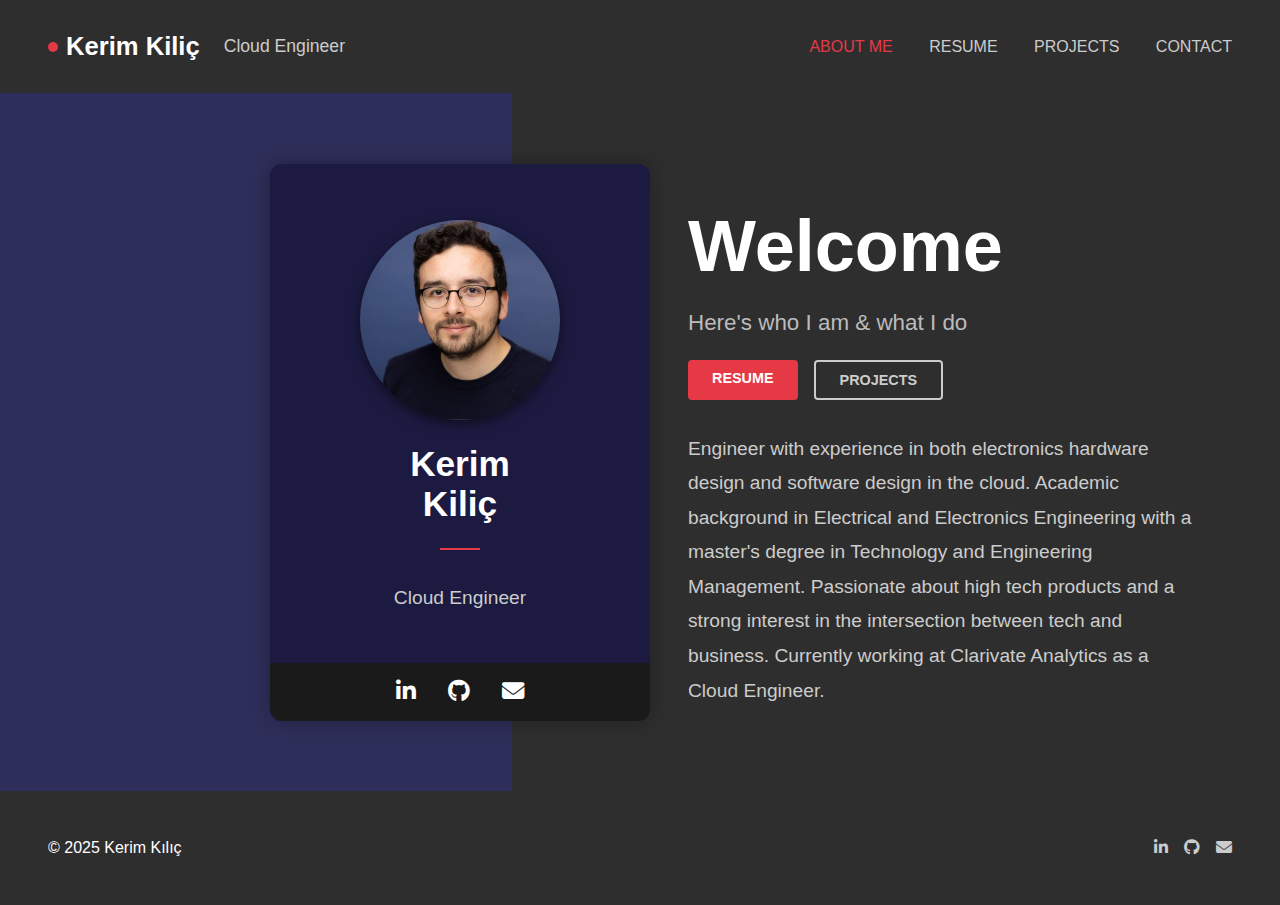
<file: index.html>
<!DOCTYPE html>
<html lang="en">
<head>
  <meta charset="UTF-8" />
  <meta name="viewport" content="width=device-width, initial-scale=1.0"/>
  <title>Kerim Kiliç - Cloud Engineer</title>
  <link rel="stylesheet" href="styles.css" />
  <link rel="stylesheet" href="https://cdnjs.cloudflare.com/ajax/libs/font-awesome/6.5.0/css/all.min.css"/>
</head>
<body>
    <header class="navbar">
      <div class="nav-left">
        <div class="logo">
          <span class="red-dot"></span>
          <strong>Kerim Kiliç</strong>
        </div>
        <div class="subtitle">
            Cloud Engineer
          </div>          
      </div>
      <nav class="nav-right">
        <a href="about.html" class="active">ABOUT ME</a>
        <a href="resume.html">RESUME</a>
        <a href="projects.html">PROJECTS</a>
        <a href="contact.html">CONTACT</a>
      </nav>
    </header>
  
    <div class="container">
        <div class="left">
            <div class="card">
              <img src="images/profile.jpeg" alt="Kerim Kiliç" class="profile-img"/>
              <h2>Kerim<br>Kiliç</h2>
              <div class="divider"></div>
              <p class="subtitle">Cloud Engineer</p>
          
              <div class="social-bar">
                <a href="https://www.linkedin.com/in/kerim-kilic/" target="_blank"><i class="fab fa-linkedin-in"></i></a>
                <a href="https://github.com/kerim-kilic" target="_blank"><i class="fab fa-github"></i></a>
                <a href="mailto:mail@kerim-kilic.com"><i class="fas fa-envelope"></i></a>
              </div>
            </div>
          </div>
          
      <div class="right">
        <h1>Welcome</h1>
        <p class="intro">Here's who I am & what I do</p>
        <div class="buttons">
          <a href="resume.html" class="btn btn-red">RESUME</a>
          <a href="projects.html" class="btn btn-outline">PROJECTS</a>
        </div>
        <p class="description">
          Engineer with experience in both electronics hardware design and software design in the cloud. Academic background in Electrical and Electronics Engineering with a master's degree in Technology and Engineering Management. Passionate about high tech products and a strong interest in the intersection between tech and business. Currently working at Clarivate Analytics as a Cloud Engineer.
        </p>
      </div>
    </div>
    <footer class="footer-bar">
        <div class="footer-left">
          <p>© 2025 Kerim Kılıç</p>
        </div>
        <div class="footer-right">
          <a href="https://www.linkedin.com/in/kerim-kilic/" target="_blank">
            <i class="fab fa-linkedin-in"></i>
          </a>
          <a href="https://github.com/kerim-kilic" target="_blank">
            <i class="fab fa-github"></i>
          </a>
          <a href="mailto:mail@kerim-kilic.com">
            <i class="fas fa-envelope"></i>
          </a>
        </div>
      </footer>
  </body>
</html>
</file>
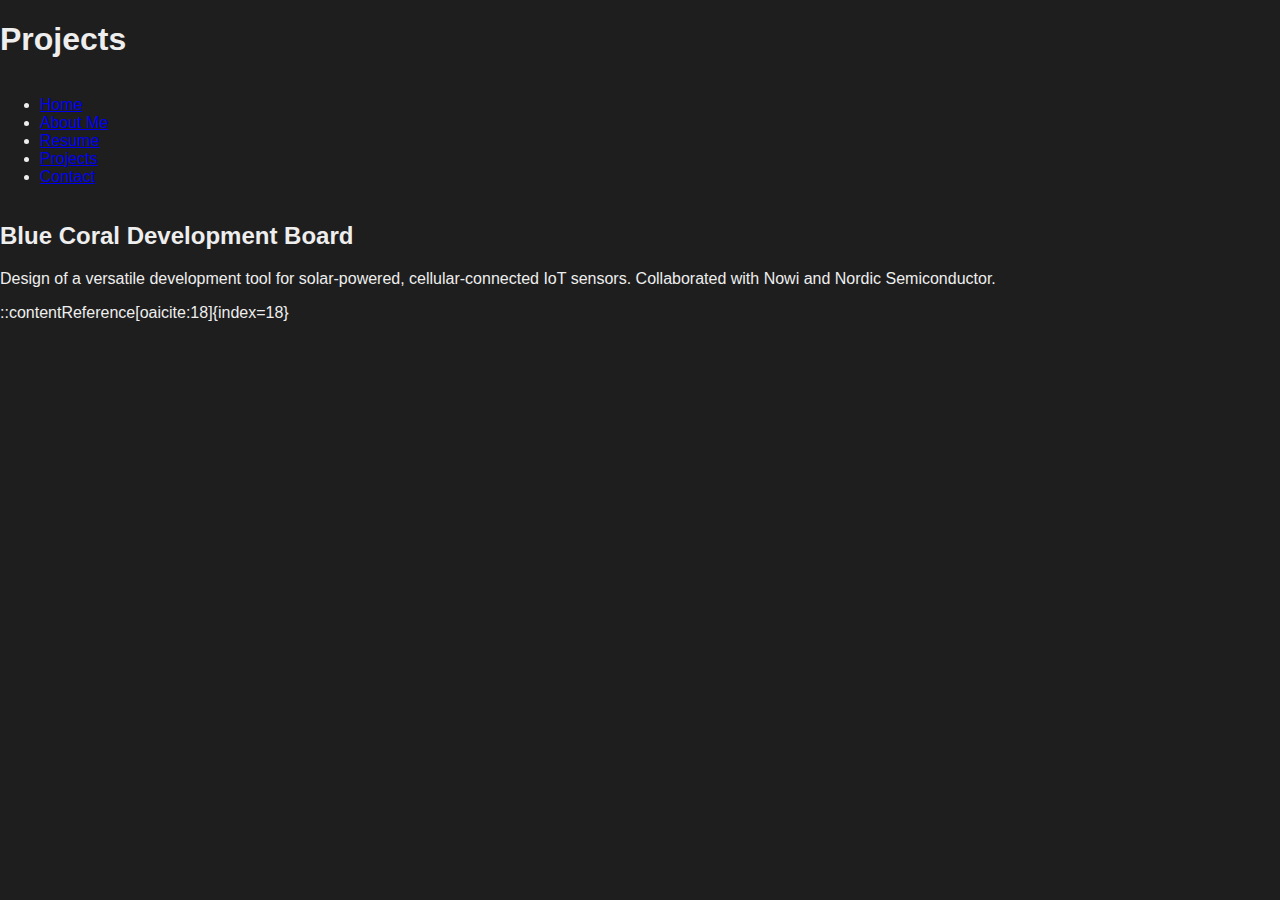
<file: projects.html>
<!DOCTYPE html>
<html lang="en">
<head>
  <meta charset="UTF-8">
  <meta name="viewport" content="width=device-width, initial-scale=1.0">
  <title>Projects - Kerim Kiliç</title>
  <link rel="stylesheet" href="styles.css">
</head>
<body>
  <header>
    <h1>Projects</h1>
  </header>
  <nav>
    <ul>
      <li><a href="index.html">Home</a></li>
      <li><a href="about.html">About Me</a></li>
      <li><a href="resume.html">Resume</a></li>
      <li><a href="projects.html">Projects</a></li>
      <li><a href="contact.html">Contact</a></li>
    </ul>
  </nav>
  <main>
    <section>
      <h2>Blue Coral Development Board</h2>
      <p>Design of a versatile development tool for solar-powered, cellular-connected IoT sensors. Collaborated with Nowi and Nordic Semiconductor.</p>
      <!-- Add images and links as necessary -->
    </section>
    <!-- Add other projects similarly -->
  </main>
  <footer>
   
::contentReference[oaicite:18]{index=18}
</file>
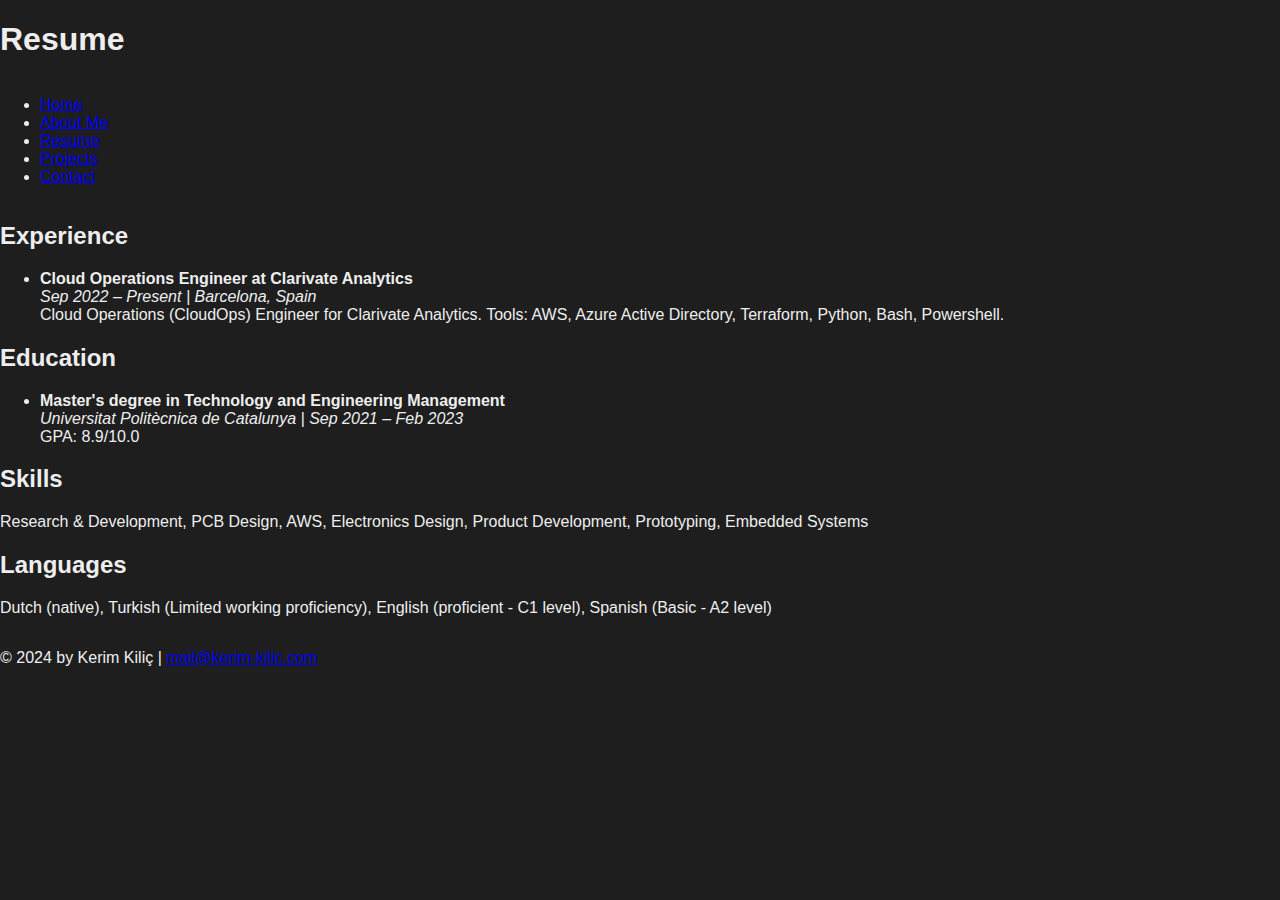
<file: resume.html>
<!DOCTYPE html>
<html lang="en">
<head>
  <meta charset="UTF-8">
  <meta name="viewport" content="width=device-width, initial-scale=1.0">
  <title>Resume - Kerim Kiliç</title>
  <link rel="stylesheet" href="styles.css">
</head>
<body>
  <header>
    <h1>Resume</h1>
  </header>
  <nav>
    <ul>
      <li><a href="index.html">Home</a></li>
      <li><a href="about.html">About Me</a></li>
      <li><a href="resume.html">Resume</a></li>
      <li><a href="projects.html">Projects</a></li>
      <li><a href="contact.html">Contact</a></li>
    </ul>
  </nav>
  <main>
    <section>
      <h2>Experience</h2>
      <ul>
        <li>
          <strong>Cloud Operations Engineer at Clarivate Analytics</strong><br>
          <em>Sep 2022 – Present | Barcelona, Spain</em><br>
          Cloud Operations (CloudOps) Engineer for Clarivate Analytics. Tools: AWS, Azure Active Directory, Terraform, Python, Bash, Powershell.
        </li>
        <!-- Add other roles similarly -->
      </ul>
    </section>
    <section>
      <h2>Education</h2>
      <ul>
        <li>
          <strong>Master's degree in Technology and Engineering Management</strong><br>
          <em>Universitat Politècnica de Catalunya | Sep 2021 – Feb 2023</em><br>
          GPA: 8.9/10.0
        </li>
        <!-- Add other educational qualifications similarly -->
      </ul>
    </section>
    <section>
      <h2>Skills</h2>
      <p>Research & Development, PCB Design, AWS, Electronics Design, Product Development, Prototyping, Embedded Systems</p>
    </section>
    <section>
      <h2>Languages</h2>
      <p>Dutch (native), Turkish (Limited working proficiency), English (proficient - C1 level), Spanish (Basic - A2 level)</p>
    </section>
  </main>
  <footer>
    <p>&copy; 2024 by Kerim Kiliç | <a href="mailto:mail@kerim-kilic.com">mail@kerim-kilic.com</a></p>
  </footer>
</body>
</html>
</file>
<file: styles.css>
html, body {
    height: 100%;
    margin: 0;
    padding: 0;
    box-sizing: border-box; /* Optional but recommended */
  }

body {
  margin: 0;
  font-family: 'Segoe UI', sans-serif;
  background-color: #1e1e1e;
  color: #eee;
  display: flex;
  flex-direction: column;
  height: 100%;
}
  
  .left {
    flex: 0 0 40%;
    display: flex;
    justify-content: flex-end; 
    overflow: visible;
    position: relative;
    padding: 3rem;
    background: none;
  }

  .card {
    width: 380px;           /* Was 280px; increase as needed */
    background-color: #1c1a40;
    text-align: center;
    padding: 3.5rem 0 0;      /* Give it a bit more top padding */
    border-radius: 12px;
    box-shadow: 0 0 20px rgba(0, 0, 0, 0.3);
    display: flex;
    flex-direction: column;
    align-items: center;
    position: relative;
    overflow: hidden;
    margin-right: -90px;    /* Overlap boundary by 70px; adjust if needed */
    z-index: 1;
  }
  
  
  .social-bar {
    background-color: #1a1a1a;
    padding: 1rem 0;
    border-radius: 0 0 12px 12px;
    display: flex;
    justify-content: center;
    gap: 2rem;
    width: 100%; /* make it span the full width of the card */
    margin-top: 2rem;
  }
  
  
  
  .social-bar a {
    color: white;
    font-size: 1.4rem;
    transition: color 0.3s ease;
  }
  
  .social-bar a:hover {
    color: #e63946;
  }
  

  .card:hover {
    transform: scale(1.02);
  }
  
  
  .profile-img {
    width: 200px;      /* Was 140px */
    height: 200px;     /* match width for a perfect circle */
    border-radius: 50%;
    object-fit: cover;
    margin-bottom: 1rem;
    box-shadow: 0 4px 12px rgba(0,0,0,0.5);
  }  
  
  .card h2 {
    font-size: 2.2rem;   /* Was 1.6rem */
    margin: 0.5rem 0;
    color: #fff;
  }
  
  .divider {
    width: 40px;
    height: 2px;
    background-color: #e63946;
    margin: 1rem auto;
  }
  
  .subtitle {
    font-size: 1.2rem; /* Was 0.9rem */
    color: #ccc;
    line-height: 1.4;
  }
  
  .socials {
    margin-top: 1.2rem;
  }
  
  .socials a {
    color: #fff;
    font-size: 1.2rem;
    margin: 0 10px;
    transition: color 0.3s ease;
  }
  
  .socials a:hover {
    color: #e63946;
  }
  
  .right {
    flex: 1;
    padding: 4rem 5rem;
    background: none;
    display: block;
  }

  .left,
  .right {
    transform: translateY(0);
  }
  
  .right h1 {
    font-size: 4.5rem;
    margin-bottom: 0.5rem;
    color: #fff;
  }
  
  .intro {
    font-size: 1.4rem;
    color: #bbb;
    margin-bottom: 1.5rem;
  }
  
  .buttons {
    display: flex;
    gap: 1rem;
    margin-bottom: 2rem;
  }
  
  .btn {
    padding: 10px 24px;
    font-weight: bold;
    border-radius: 4px;
    text-decoration: none;
    font-size: 0.9rem;
    transition: 0.3s;
  }
  
  .btn-red {
    background-color: #e63946;
    color: white;
    border: none;
  }
  
  .btn-red:hover {
    background-color: #c82333;
  }
  
  .btn-outline {
    border: 2px solid #ccc;
    color: #ccc;
  }
  
  .btn-outline:hover {
    background-color: #444;
    color: white;
  }
  
  .description {
    max-width: 600px;
    color: #ccc;
    line-height: 1.8;
    font-size: 1.2rem;
  }
  
  /* NavBar */
  .navbar {
    background-color: #2f2e2e;
    display: flex;
    justify-content: space-between;
    align-items: center;
    padding: 2rem 3rem; /* ⬅️ Increased vertical + horizontal padding */
    color: white;
    font-family: 'Segoe UI', sans-serif;
  }
  
  
  .nav-left {
    display: flex;
    align-items: center;
    gap: 1.5rem;
  }
  
  .logo {
    display: flex;
    align-items: center;
    gap: 0.5rem;
    font-size: 1.6rem; /* was 1.2rem */
    font-weight: 600;   /* makes it slightly bolder */
  }  
  
  .red-dot {
    width: 10px;
    height: 10px;
    background-color: #e63946;
    border-radius: 50%;
    display: inline-block;
  }
  
  .nav-left .subtitle {
    font-size: 1.1rem; 
    color: #ccc;
    line-height: 1.4;
  }  
  
  .nav-right a {
    margin-left: 2rem;
    text-decoration: none;
    color: #ccc;
    font-weight: 500;
    font-size: 1rem;
    transition: color 0.3s;
  }
  
  .nav-right a:hover,
  .nav-right a.active {
    color: #e63946;
  }
  
  /* Background split */
  .container {
    display: flex;
    flex: 1; /* This makes the container fill the remaining space */
    align-items: center;  /* Vertical centering */
    background: linear-gradient(
      to right,
      #2e2e5a 0%,
      #2e2e5a 40%,
      #2f2e2e 40%,
      #2f2e2e 100%
    );
  }
  
  .footer-bar {
    background-color: #2f2e2e;        /* same color as .navbar */
    padding: 2rem 3rem;              /* same thickness/spacing as .navbar */
    color: #fff;
    display: flex;
    justify-content: space-between;
    align-items: center;
    font-family: 'Segoe UI', sans-serif;
  }
  
  /* Containers for left and right content */
  .footer-left,
  .footer-right {
    display: flex;
    align-items: center;
    gap: 1rem; /* space between items */
  }
  
  /* Links in the footer: match hover color, etc. */
  .footer-bar a {
    color: #ccc;
    text-decoration: none;
    transition: color 0.3s;
  }
  
  .footer-bar a:hover {
    color: #e63946;
  }
</file>
